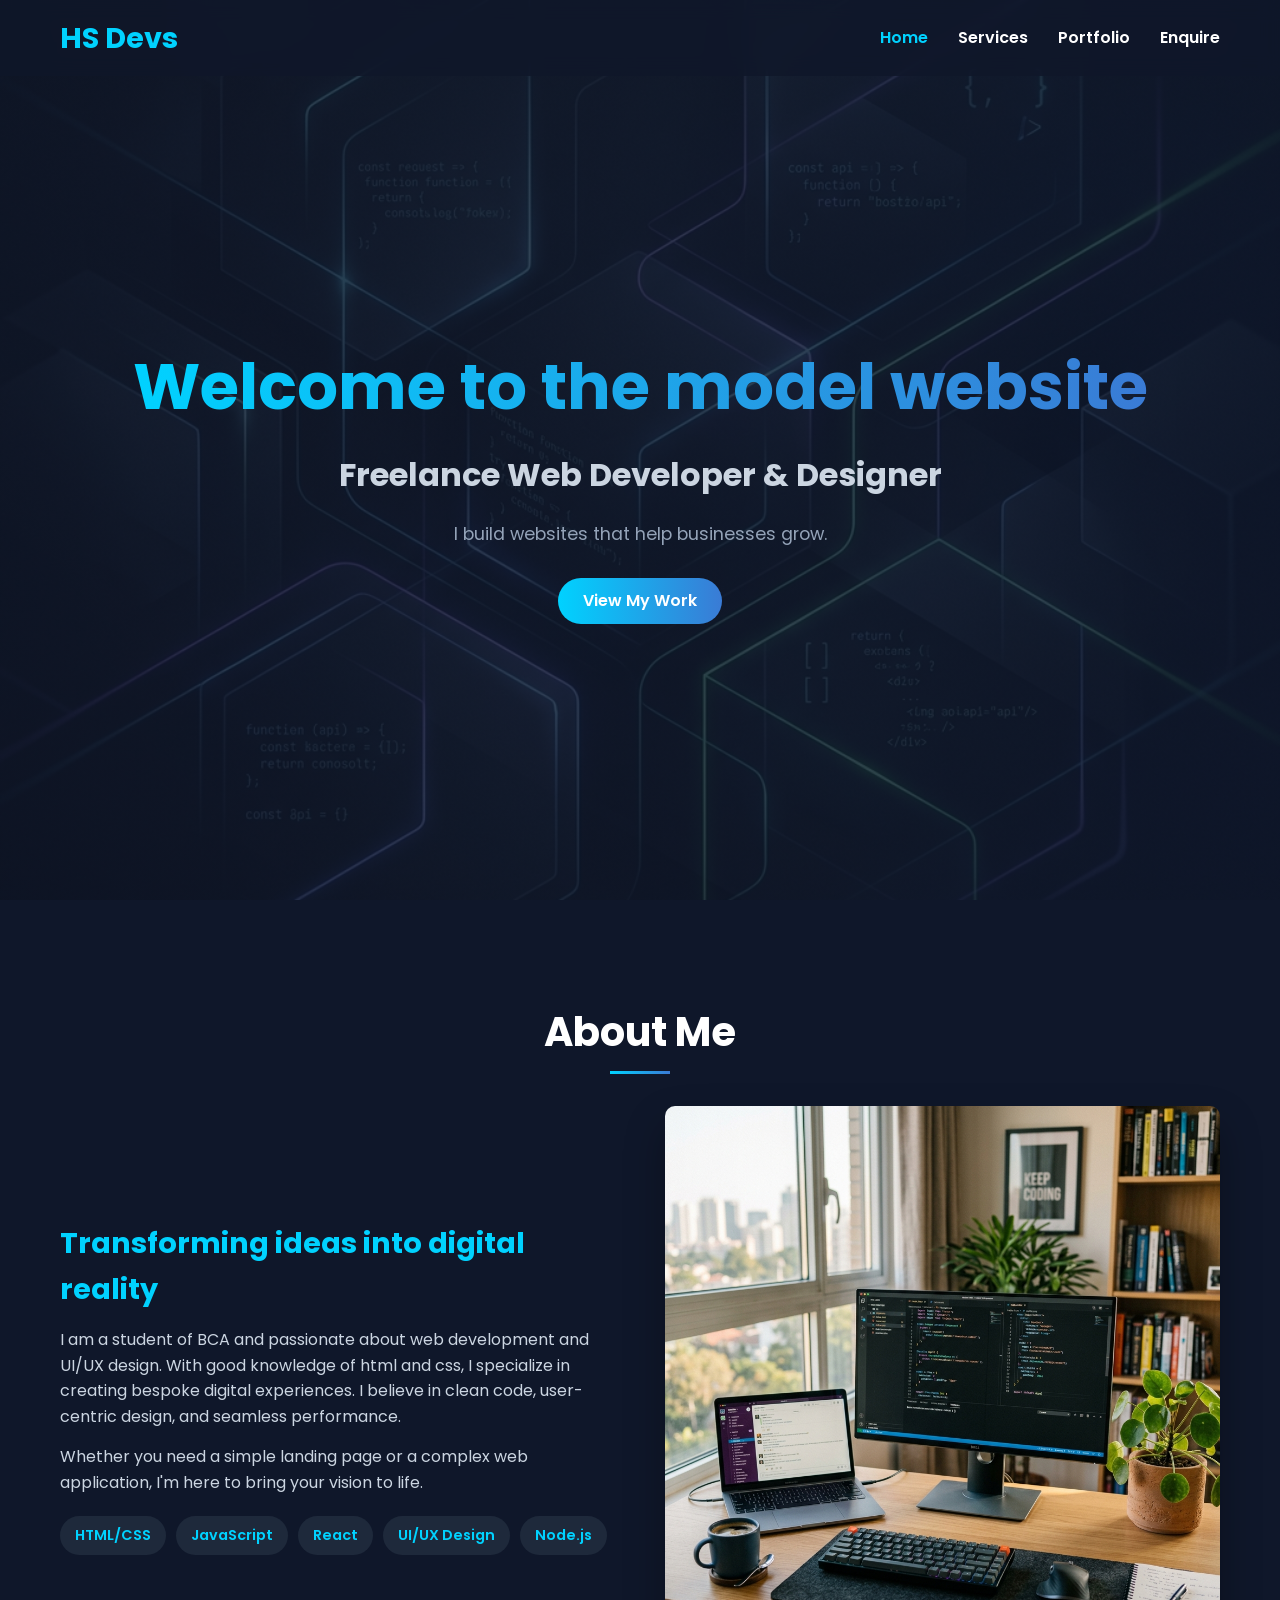
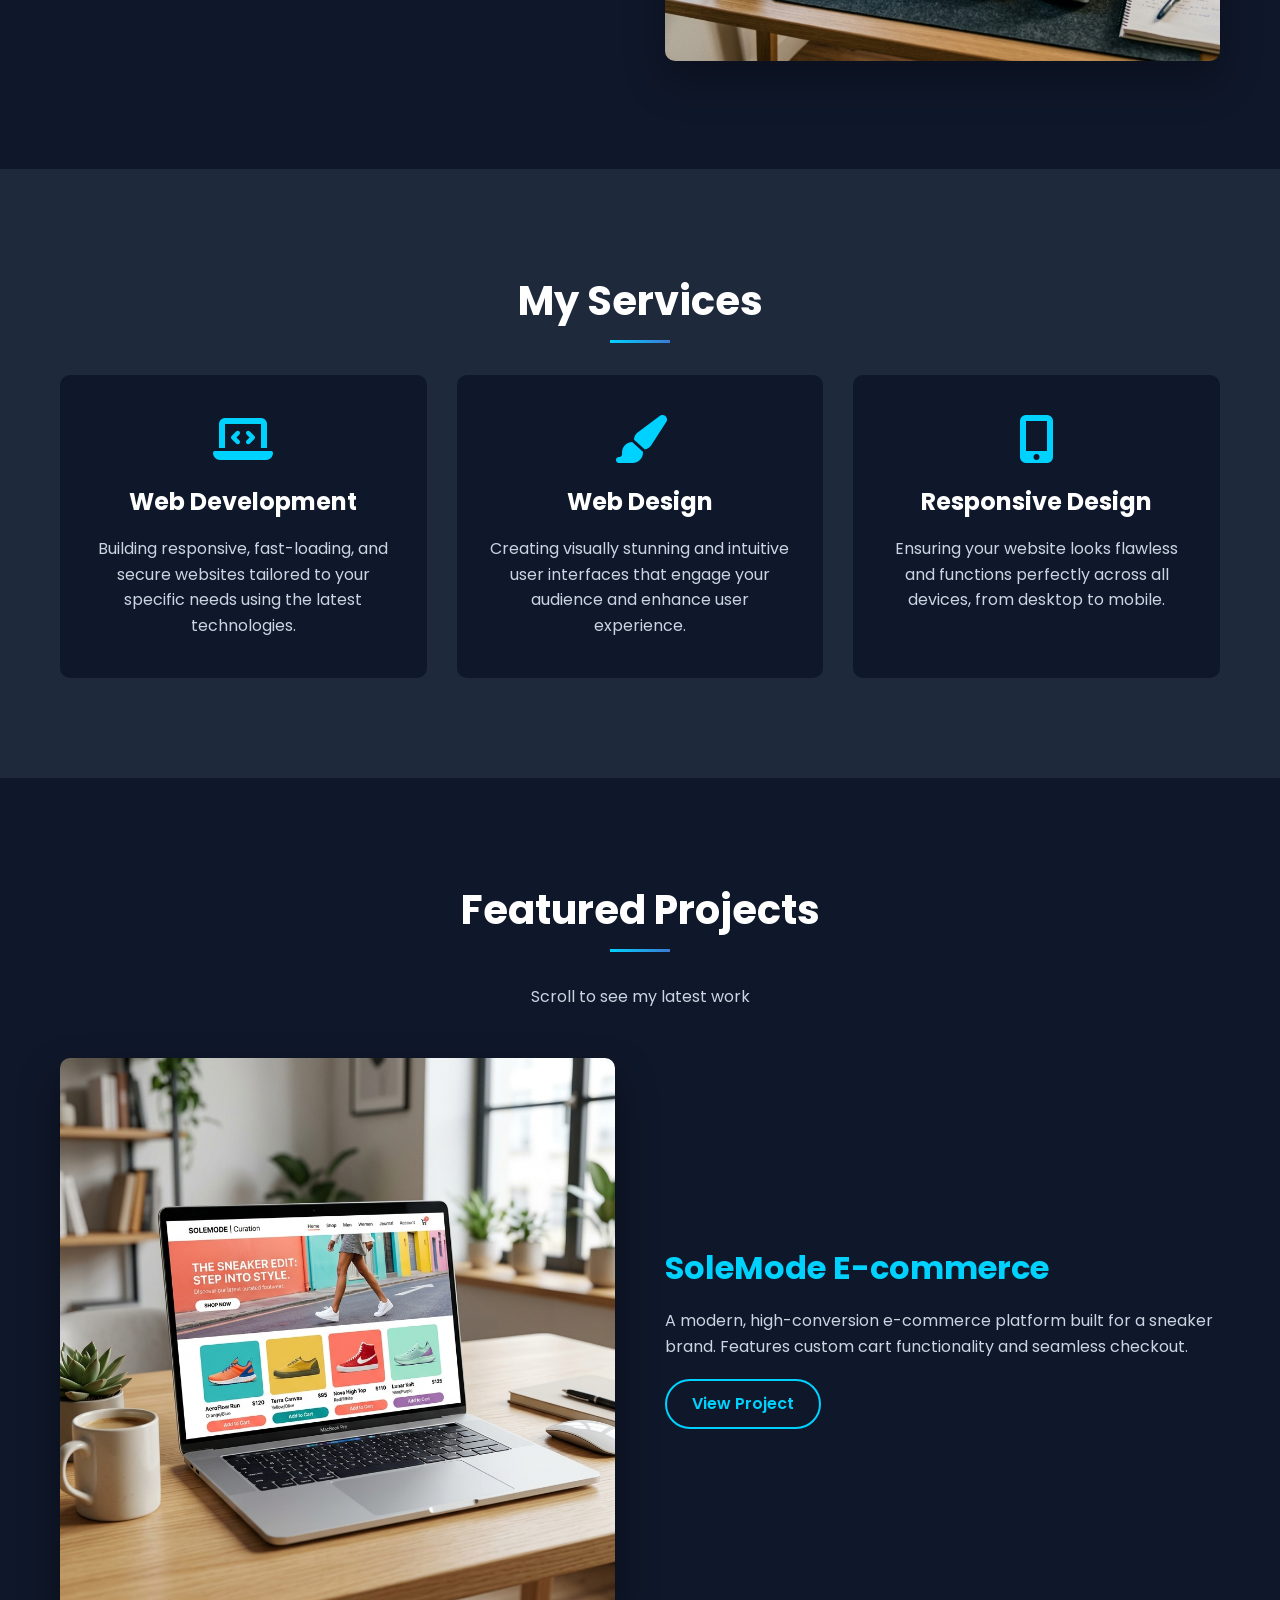
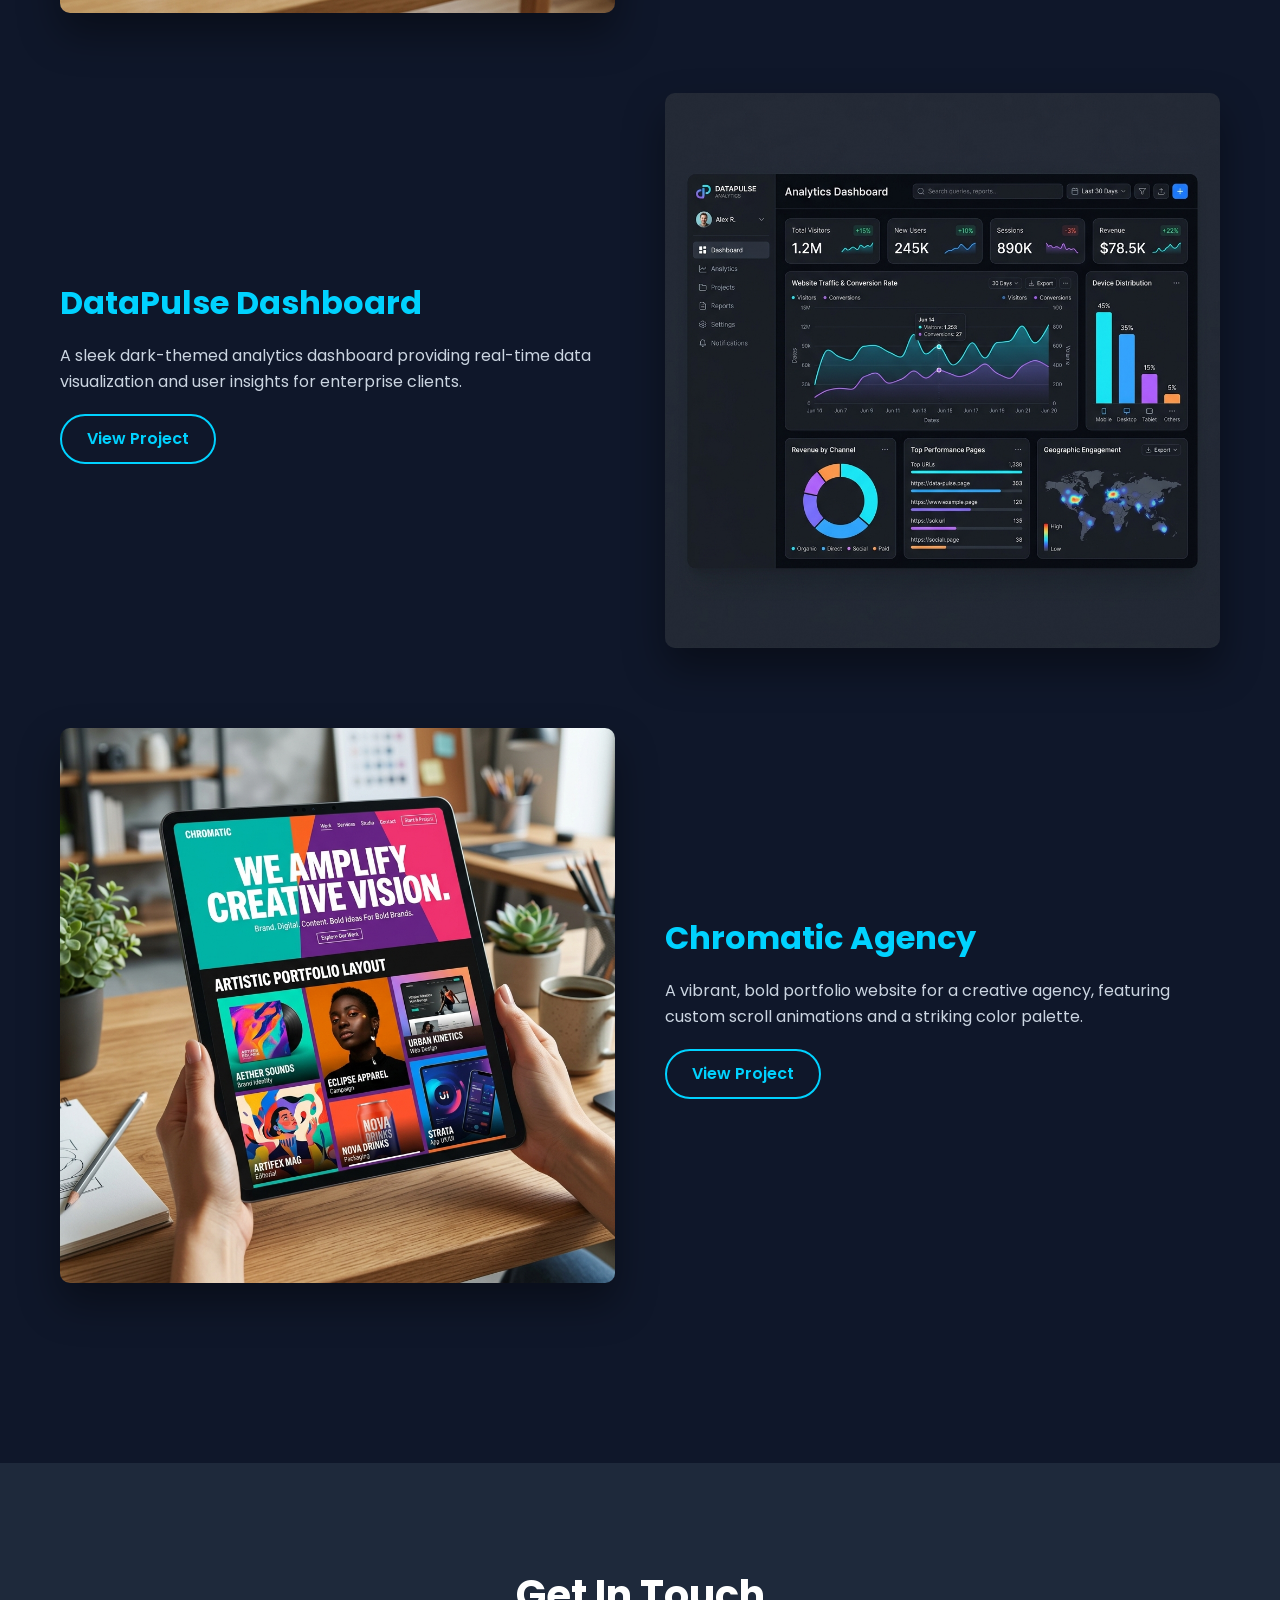
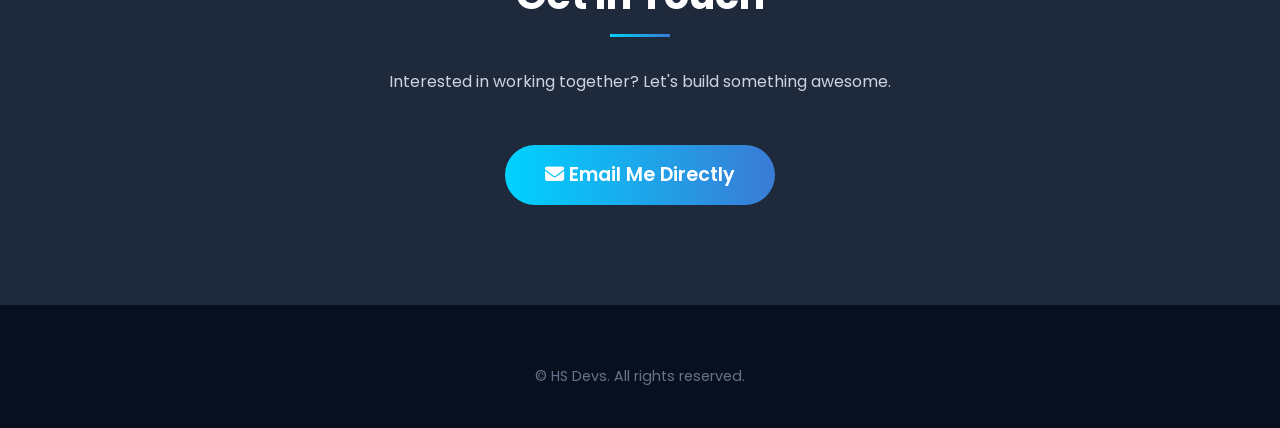
<file: index.html>
<!DOCTYPE html>
<html lang="en">
<head>
    <meta charset="UTF-8">
    <meta name="viewport" content="width=device-width, initial-scale=1.0">
    <title>HS Devs | Web Developer & Designer</title>
    <!-- Link to your CSS file -->
    <link rel="stylesheet" href="style.css">
    <!-- FontAwesome for the icons used in Services and Footer -->
    <link rel="stylesheet" href="https://cdnjs.cloudflare.com/ajax/libs/font-awesome/6.4.0/css/all.min.css">
</head>
<body>

    <!-- Sticky Navigation -->
    <header>
        <nav>
            <div class="logo">HS Devs</div>
            <ul class="nav-links">
                <li><a href="#home">Home</a></li>
                <li><a href="#services">Services</a></li>
                <li><a href="#portfolio">Portfolio</a></li>
                <!-- Notice the link below points to the new page! -->
                <li><a href="about-me.html">Enquire</a></li>
            </ul>
            <div class="hamburger">
                <i class="fas fa-bars"></i>
            </div>
        </nav>
    </header>

    <!-- Hero Section -->
    <section id="home" class="hero">
        <div class="hero-content reveal">
            <h1>Welcome to the model website</h1>
            <h2>Freelance Web Developer & Designer</h2>
            <p>I build websites that help businesses grow.</p>
            <a href="#portfolio" class="btn">View My Work</a>
        </div>
    </section>

    <!-- About Section -->
    <section id="about" class="about">
        <div class="container">
            <h2 class="section-title reveal">About Me</h2>
            <div class="about-content">
                <div class="about-text reveal">
                    <h3>Transforming ideas into digital reality</h3>
                    <p>I am a student of BCA and passionate about web development and UI/UX design. With good knowledge of html and css, I specialize in creating bespoke digital experiences. I believe in clean code, user-centric design, and seamless performance.</p>
                    <p>Whether you need a simple landing page or a complex web application, I'm here to bring your vision to life.</p>
                    <div class="skills">
                        <span>HTML/CSS</span>
                        <span>JavaScript</span>
                        <span>React</span>
                        <span>UI/UX Design</span>
                        <span>Node.js</span>
                    </div>
                </div>
                <div class="about-image reveal fade-right">
                    <!-- Remember to place an image named 'about_img.jpg' in an 'assets' folder! -->
                    <img src="assets/about_img.jpg" alt="Jane's Workspace">
                </div>
            </div>
        </div>
    </section>

    <!-- Services Section -->
    <section id="services" class="services bg-light">
        <div class="container">
            <h2 class="section-title reveal">My Services</h2>
            <div class="services-grid">
                <div class="service-card reveal fade-up">
                    <i class="fas fa-laptop-code"></i>
                    <h3>Web Development</h3>
                    <p>Building responsive, fast-loading, and secure websites tailored to your specific needs using the latest technologies.</p>
                </div>
                <div class="service-card reveal fade-up delay-1">
                    <i class="fas fa-paint-brush"></i>
                    <h3>Web Design</h3>
                    <p>Creating visually stunning and intuitive user interfaces that engage your audience and enhance user experience.</p>
                </div>
                <div class="service-card reveal fade-up delay-2">
                    <i class="fas fa-mobile-alt"></i>
                    <h3>Responsive Design</h3>
                    <p>Ensuring your website looks flawless and functions perfectly across all devices, from desktop to mobile.</p>
                </div>
            </div>
        </div>
    </section>

    <!-- Portfolio Section (Dynamic Scrolling) -->
    <section id="portfolio" class="portfolio">
        <div class="container">
            <h2 class="section-title reveal">Featured Projects</h2>
            <p class="section-subtitle reveal">Scroll to see my latest work</p>
            
            <div class="portfolio-items">
                <!-- Project 1 -->
                <div class="portfolio-item reveal fade-left">
                    <div class="portfolio-img">
                        <img src="assets/portfolio_1.jpg" alt="E-commerce Website">
                    </div>
                    <div class="portfolio-info">
                        <h3>SoleMode E-commerce</h3>
                        <p>A modern, high-conversion e-commerce platform built for a sneaker brand. Features custom cart functionality and seamless checkout.</p>
                        <a href="#" class="btn-outline">View Project</a>
                    </div>
                </div>

                <!-- Project 2 -->
                <div class="portfolio-item reverse reveal fade-right">
                    <div class="portfolio-img">
                        <img src="assets/portfolio_2.jpg" alt="Analytics Dashboard">
                    </div>
                    <div class="portfolio-info">
                        <h3>DataPulse Dashboard</h3>
                        <p>A sleek dark-themed analytics dashboard providing real-time data visualization and user insights for enterprise clients.</p>
                        <a href="#" class="btn-outline">View Project</a>
                    </div>
                </div>

                <!-- Project 3 -->
                <div class="portfolio-item reveal fade-left">
                    <div class="portfolio-img">
                        <img src="assets/portfolio_3.jpg" alt="Creative Agency">
                    </div>
                    <div class="portfolio-info">
                        <h3>Chromatic Agency</h3>
                        <p>A vibrant, bold portfolio website for a creative agency, featuring custom scroll animations and a striking color palette.</p>
                        <a href="#" class="btn-outline">View Project</a>
                    </div>
                </div>
            </div>
        </div>
    </section>

    <!-- Contact Section -->
    <section id="contact" class="contact bg-light">
        <div class="container">
            <h2 class="section-title reveal">Get In Touch</h2>
            <div class="contact-content reveal">
                <p>Interested in working together? Let's build something awesome.</p>
                <a href="mailto:hs.developers57@gmail.com" class="btn" style="padding: 15px 40px; font-size: 1.2rem; margin-top: 20px;">
                <i class="fas fa-envelope"></i> Email Me Directly
                </a>
            </div>
        </div>
    </section>

    <!-- Footer -->
    <footer>
        <div class="social-links">
        </div>
        <p>&copy; HS Devs. All rights reserved.</p>
    </footer>

    <!-- Link to your JavaScript file -->
    <script src="script.js"></script>
</body>
</html>
</file>
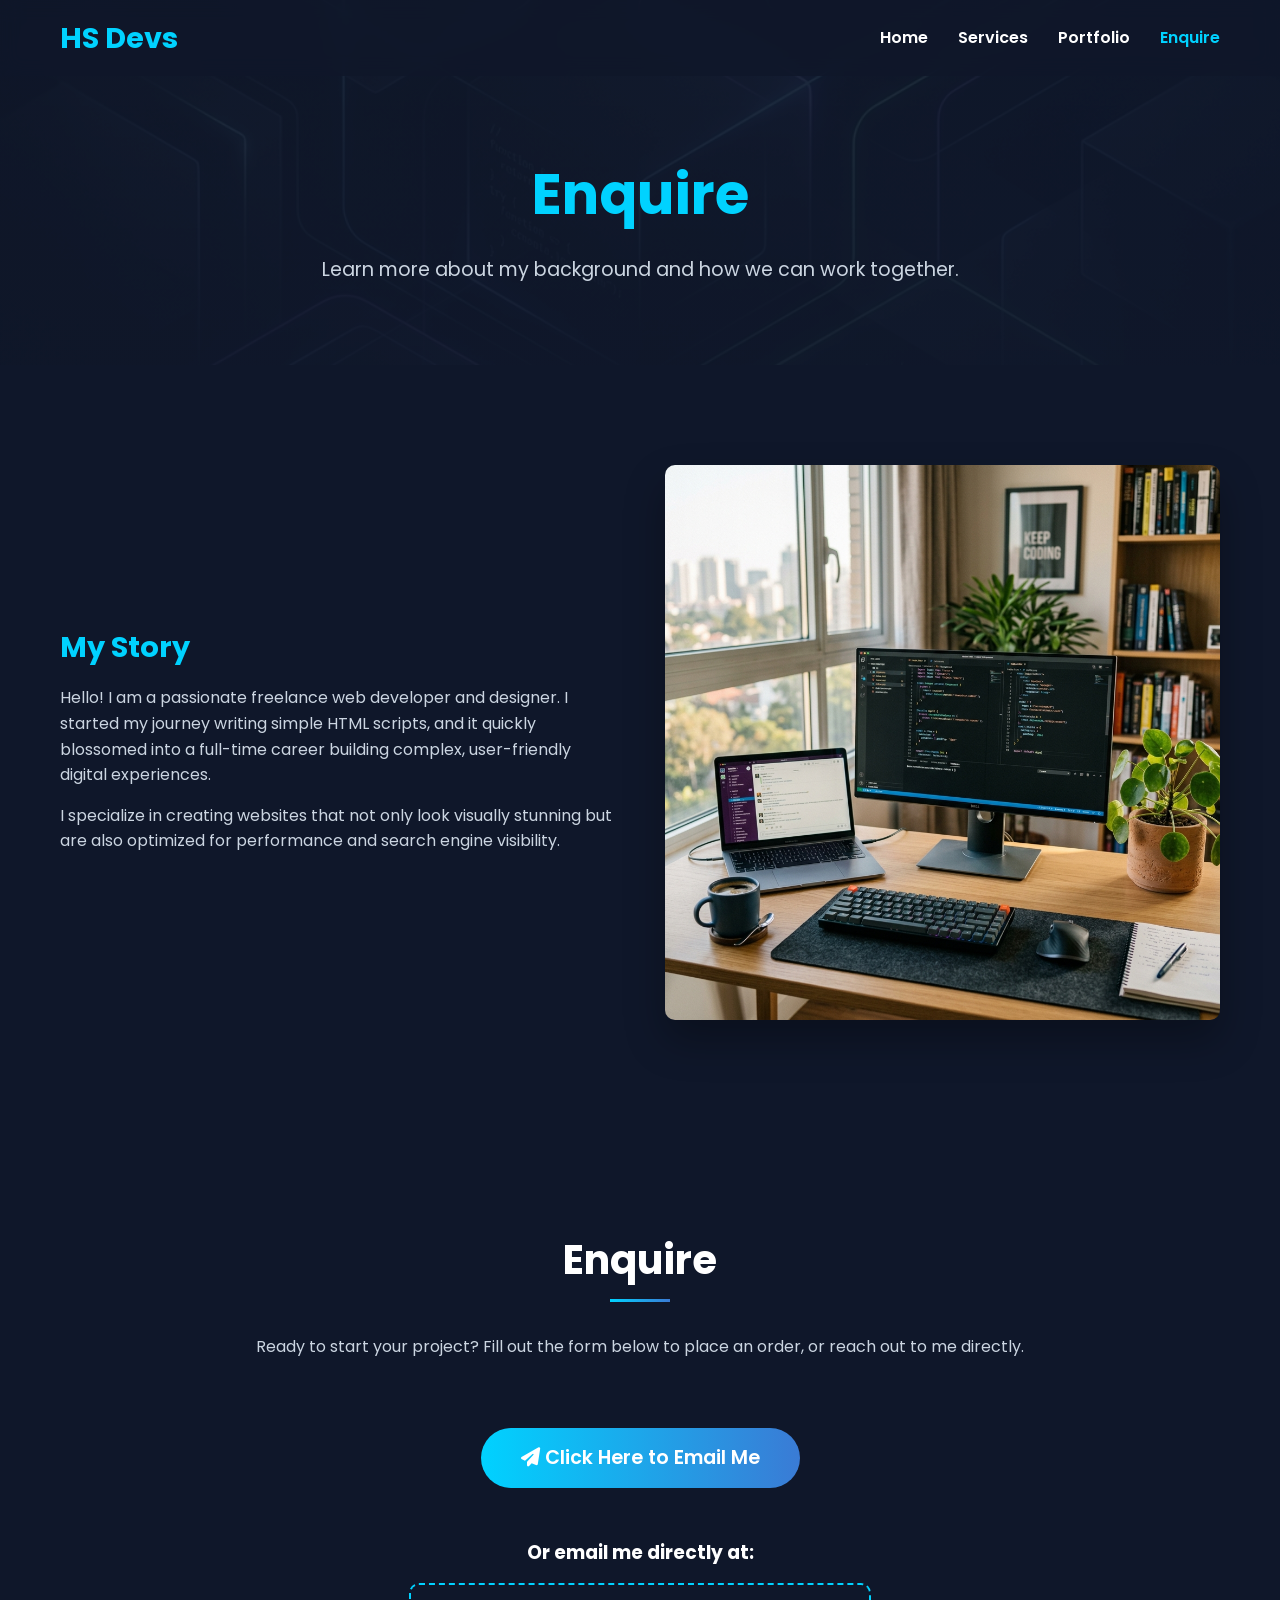
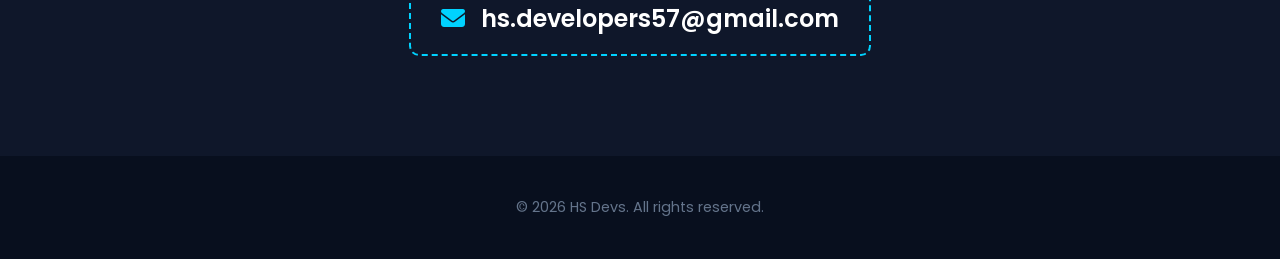
<file: about-me.html>
<!DOCTYPE html>
<html lang="en">
<head>
    <meta charset="UTF-8">
    <meta name="viewport" content="width=device-width, initial-scale=1.0">
    <title>Enquire | HS Devs</title>
    <link rel="stylesheet" href="style.css">
    <link rel="stylesheet" href="https://cdnjs.cloudflare.com/ajax/libs/font-awesome/6.4.0/css/all.min.css">
</head>
<body>

    <!-- Navigation (Updated to link between pages) -->
    <header>
        <nav>
            <div class="logo">HS Devs</div>
            <ul class="nav-links">
                <!-- Links back to the main page sections -->
                <li><a href="index.html#home">Home</a></li>
                <li><a href="index.html#services">Services</a></li>
                <li><a href="index.html#portfolio">Portfolio</a></li>
                <!-- This link stays on the current page -->
                <li><a href="about-me.html" class="active"> Enquire </a></li>
            </ul>
            <div class="hamburger">
                <i class="fas fa-bars"></i>
            </div>
        </nav>
    </header>

    <!-- Page Header -->
    <section class="page-header">
        <div class="container reveal">
            <h1>Enquire</h1>
            <p>Learn more about my background and how we can work together.</p>
        </div>
    </section>

    <!-- Detailed About Section -->
    <section class="about-detailed">
        <div class="container">
            <div class="about-content">
                <div class="about-text reveal">
                    <h3>My Story</h3>
                    <p>Hello! I am a passionate freelance web developer and designer. I started my journey writing simple HTML scripts, and it quickly blossomed into a full-time career building complex, user-friendly digital experiences.</p>
                    <p>I specialize in creating websites that not only look visually stunning but are also optimized for performance and search engine visibility.</p>
                </div>
                <div class="about-image reveal fade-right">
                    <img src="assets/about_img.jpg" alt="Jane working">
                </div>
            </div>
        </div>
    </section>

    <!-- Place an Order / Contact Section -->
    <section class="order-section bg-light">
        <div class="container">
            <h2 class="section-title reveal">Enquire</h2>
            <p class="section-subtitle reveal">Ready to start your project? Fill out the form below to place an order, or reach out to me directly.</p>
            
            <div class="contact-content reveal">
                <!-- Order Form -->
               <a href="mailto:hs.developers57@gmail.com" class="btn" style="padding: 15px 40px; font-size: 1.2rem; margin-top: 20px;">
    <i class="fas fa-paper-plane"></i> Click Here to Email Me
</a>
                </form>

                <!-- Direct Email Contact -->
                <div style="margin-top: 50px;">
                    <h3>Or email me directly at:</h3>
                    <div class="email-display">
                        <a href="mailto:hs.developers57@gmail.com" style="color: inherit; text-decoration: none;">
                            <i class="fas fa-envelope"></i> hs.developers57@gmail.com
                        </a>
                    </div>
                </div>
            </div>
        </div>
    </section>

    <!-- Footer -->
    <footer>
        <p>&copy; 2026 HS Devs. All rights reserved.</p>
    </footer>

    <script src="script.js"></script>
</body>
</html>
</file>
<file: style.css>
@import url('https://fonts.googleapis.com/css2?family=Poppins:wght@300;400;600;700&display=swap');

:root {
    --primary-color: #00d2ff;
    --secondary-color: #3a7bd5;
    --text-color: #ffffff;
    --bg-color: #0f172a;
    --bg-light: #1e293b;
    --nav-bg: rgba(15, 23, 42, 0.9);
}

* {
    margin: 0;
    padding: 0;
    box-sizing: border-box;
}

html {
    scroll-behavior: smooth; /* Enables smooth scrolling when clicking links */
}

body {
    font-family: 'Poppins', sans-serif;
    background-color: var(--bg-color);
    color: var(--text-color);
    line-height: 1.6;
    overflow-x: hidden;
}

a {
    text-decoration: none;
    color: var(--text-color);
}

.container {
    max-width: 1200px;
    margin: 0 auto;
    padding: 0 20px;
}

/* Titles */
.section-title {
    font-size: 2.5rem;
    text-align: center;
    margin-bottom: 2rem;
    position: relative;
    padding-bottom: 10px;
}

.section-title::after {
    content: '';
    position: absolute;
    bottom: 0;
    left: 50%;
    transform: translateX(-50%);
    width: 60px;
    height: 3px;
    background: linear-gradient(to right, var(--primary-color), var(--secondary-color));
}

.section-subtitle {
    text-align: center;
    margin-bottom: 3rem;
    color: #cbd5e1;
}

/* Buttons */
.btn {
    display: inline-block;
    padding: 10px 25px;
    background: linear-gradient(to right, var(--primary-color), var(--secondary-color));
    color: #fff;
    border-radius: 30px;
    font-weight: 600;
    transition: transform 0.3s ease;
    border: none;
    cursor: pointer;
}

.btn:hover {
    transform: translateY(-3px);
    box-shadow: 0 10px 20px rgba(0, 210, 255, 0.2);
}

.btn-outline {
    display: inline-block;
    padding: 10px 25px;
    border: 2px solid var(--primary-color);
    color: var(--primary-color);
    border-radius: 30px;
    font-weight: 600;
    transition: all 0.3s ease;
}

.btn-outline:hover {
    background: var(--primary-color);
    color: #0f172a;
}

/* Header */
header {
    position: fixed;
    top: 0;
    width: 100%;
    z-index: 1000;
    background-color: var(--nav-bg);
    backdrop-filter: blur(10px);
    padding: 15px 0;
    transition: background-color 0.3s ease;
}

nav {
    display: flex;
    justify-content: space-between;
    align-items: center;
    max-width: 1200px;
    margin: 0 auto;
    padding: 0 20px;
}

.logo {
    font-size: 1.8rem;
    font-weight: 700;
    color: var(--primary-color);
}

.nav-links {
    display: flex;
    list-style: none;
}

.nav-links li {
    margin-left: 30px;
}

.nav-links a {
    font-weight: 600;
    transition: color 0.3s ease;
}

.nav-links a:hover,
.nav-links a.active {
    color: var(--primary-color);
}

.hamburger {
    display: none;
    font-size: 1.5rem;
    cursor: pointer;
}

/* Hero Section */
.hero {
    height: 100vh;
    /* You'll need an image named hero_bg.jpg in your assets folder for this! */
    background: linear-gradient(rgba(15, 23, 42, 0.8), rgba(15, 23, 42, 0.8)), url('assets/hero_bg.jpg') center/cover no-repeat;
    display: flex;
    align-items: center;
    justify-content: center;
    text-align: center;
    padding-top: 60px;
}

.hero h1 {
    font-size: 4rem;
    margin-bottom: 10px;
    background: linear-gradient(to right, var(--primary-color), var(--secondary-color));
    background-clip: text;
    -webkit-background-clip: text;
    -webkit-text-fill-color: transparent;
    color: transparent;
}

.hero h2 {
    font-size: 2rem;
    margin-bottom: 20px;
    color: #cbd5e1;
}

.hero p {
    font-size: 1.1rem;
    max-width: 600px;
    margin: 0 auto 30px;
    color: #94a3b8;
}

/* About Section */
.about {
    padding: 100px 0;
}

.about-content {
    display: flex;
    align-items: center;
    justify-content: space-between;
    gap: 50px;
}

.about-text {
    flex: 1;
}

.about-text h3 {
    font-size: 1.8rem;
    margin-bottom: 15px;
    color: var(--primary-color);
}

.about-text p {
    margin-bottom: 15px;
    color: #cbd5e1;
}

.skills {
    margin-top: 20px;
    display: flex;
    flex-wrap: wrap;
    gap: 10px;
}

.skills span {
    background-color: var(--bg-light);
    padding: 8px 15px;
    border-radius: 20px;
    font-size: 0.9rem;
    font-weight: 600;
    color: var(--primary-color);
}

.about-image {
    flex: 1;
}

.about-image img {
    width: 100%;
    border-radius: 10px;
    box-shadow: 0 20px 40px rgba(0,0,0,0.3);
}

/* Services Section */
.services {
    padding: 100px 0;
    background-color: var(--bg-light);
}

.services-grid {
    display: grid;
    grid-template-columns: repeat(auto-fit, minmax(300px, 1fr));
    gap: 30px;
}

.service-card {
    background-color: var(--bg-color);
    padding: 40px 30px;
    border-radius: 10px;
    text-align: center;
    transition: transform 0.3s ease, box-shadow 0.3s ease;
}

.service-card:hover {
    transform: translateY(-10px);
    box-shadow: 0 10px 30px rgba(0, 210, 255, 0.1);
}

.service-card i {
    font-size: 3rem;
    color: var(--primary-color);
    margin-bottom: 20px;
}

.service-card h3 {
    font-size: 1.5rem;
    margin-bottom: 15px;
}

.service-card p {
    color: #cbd5e1;
}

/* Portfolio Section */
.portfolio {
    padding: 100px 0;
}

.portfolio-item {
    display: flex;
    align-items: center;
    gap: 50px;
    margin-bottom: 80px;
}

.portfolio-item.reverse {
    flex-direction: row-reverse;
}

.portfolio-img {
    flex: 1;
    overflow: hidden;
    border-radius: 10px;
    box-shadow: 0 20px 40px rgba(0,0,0,0.4);
}

.portfolio-img img {
    width: 100%;
    display: block;
    transition: transform 0.5s ease;
}

.portfolio-img:hover img {
    transform: scale(1.05);
}

.portfolio-info {
    flex: 1;
}

.portfolio-info h3 {
    font-size: 2rem;
    margin-bottom: 15px;
    color: var(--primary-color);
}

.portfolio-info p {
    margin-bottom: 20px;
    color: #cbd5e1;
}

/* Contact Section */
.contact {
    padding: 100px 0;
    background-color: var(--bg-light);
}

.contact-content {
    max-width: 600px;
    margin: 0 auto;
    text-align: center;
}

.contact-content p {
    margin-bottom: 30px;
    color: #cbd5e1;
}

.contact-form {
    display: flex;
    flex-direction: column;
    gap: 20px;
}

.contact-form input,
.contact-form textarea {
    width: 100%;
    padding: 15px;
    background-color: var(--bg-color);
    border: 1px solid #334155;
    border-radius: 5px;
    color: var(--text-color);
    font-family: 'Poppins', sans-serif;
}

.contact-form input:focus,
.contact-form textarea:focus {
    outline: none;
    border-color: var(--primary-color);
}

/* Footer */
footer {
    background-color: #080f1e;
    padding: 40px 0;
    text-align: center;
}

.social-links {
    margin-bottom: 20px;
}

.social-links a {
    display: inline-block;
    margin: 0 10px;
    font-size: 1.5rem;
    color: #94a3b8;
    transition: color 0.3s ease;
}

.social-links a:hover {
    color: var(--primary-color);
}

footer p {
    color: #64748b;
    font-size: 0.9rem;
}

/* --- SCROLL REVEAL ANIMATIONS --- */
.reveal {
    opacity: 0;
    transform: translateY(50px);
    transition: all 0.8s ease;
}

.reveal.active {
    opacity: 1;
    transform: translateY(0);
}

.fade-left {
    transform: translateX(-50px);
}
.fade-right {
    transform: translateX(50px);
}
.fade-up {
    transform: translateY(50px);
}

.fade-left.active, .fade-right.active, .fade-up.active {
    transform: translate(0,0);
}

.delay-1 { transition-delay: 0.2s; }
.delay-2 { transition-delay: 0.4s; }

/* Responsive Design (Mobile) */
@media (max-width: 768px) {
    .nav-links {
        position: absolute;
        top: 100%;
        left: -100%;
        width: 100%;
        background-color: var(--bg-light);
        flex-direction: column;
        text-align: center;
        transition: 0.3s ease;
    }
    
    .nav-links.active {
        left: 0;
    }

    .nav-links li {
        margin: 20px 0;
    }

    .hamburger {
        display: block;
    }

    .hero h1 { font-size: 3rem; }
    
    .about-content {
        flex-direction: column;
    }
    
    .portfolio-item, .portfolio-item.reverse {
        flex-direction: column;
        gap: 30px;
    }
}
/* --- NEW PAGE STYLES (about-me.html) --- */
.page-header {
    padding: 150px 0 80px;
    text-align: center;
    background: linear-gradient(rgba(15, 23, 42, 0.9), rgba(15, 23, 42, 0.95)), url('assets/hero_bg.jpg') center/cover;
}

.page-header h1 {
    font-size: 3.5rem;
    color: var(--primary-color);
    margin-bottom: 15px;
}

.page-header p {
    font-size: 1.2rem;
    color: #cbd5e1;
}

.about-detailed {
    padding: 100px 0;
}

.order-section {
    padding: 100px 0;
}

select.form-control {
    width: 100%;
    padding: 15px;
    background-color: var(--bg-color);
    border: 1px solid #334155;
    border-radius: 5px;
    color: var(--text-color);
    font-family: 'Poppins', sans-serif;
    cursor: pointer;
}

select.form-control:focus {
    outline: none;
    border-color: var(--primary-color);
}

.email-display {
    display: inline-block;
    padding: 15px 30px;
    font-size: 1.5rem;
    margin-top: 15px;
    background-color: var(--bg-color);
    border: 2px dashed var(--primary-color);
    border-radius: 10px;
    color: #fff;
    font-weight: 600;
}

.email-display i {
    color: var(--primary-color);
    margin-right: 10px;
}
</file>
